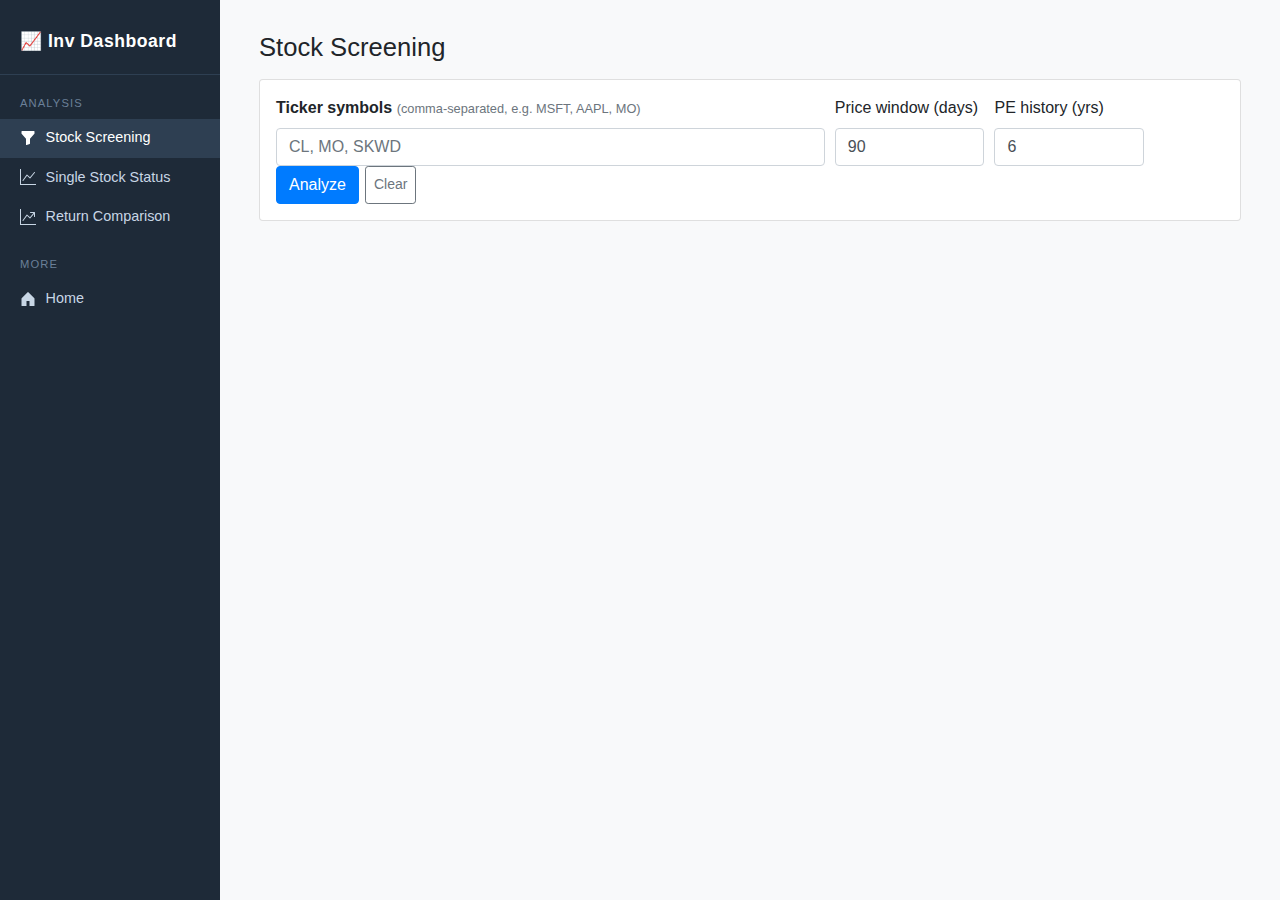
<file: 01_stock_search/templates/index.html>
<!DOCTYPE html>
<html lang="en">
<head>
    <meta charset="UTF-8">
    <meta name="viewport" content="width=device-width, initial-scale=1.0">
    <title>PE TTM Stock Valuation</title>
    <link rel="stylesheet" href="https://maxcdn.bootstrapcdn.com/bootstrap/4.0.0/css/bootstrap.min.css">
    <style>
        body { background: #f8f9fa; }
        h1 { font-size: 1.6rem; }
        .assessment-undervalued { color: #28a745; font-weight: 600; }
        .assessment-overvalued  { color: #dc3545; font-weight: 600; }
        .assessment-fair        { color: #ffc107; font-weight: 600; }
        #spinner { display: none; }
        .table-wrapper { overflow-x: auto; }
        th { white-space: nowrap; font-size: 0.8rem; }
        td { font-size: 0.8rem; white-space: nowrap; }
        .error-row td { color: #dc3545; }

        /* ── Progress chips ── */
        .chip {
            display: inline-flex; align-items: center; gap: 4px;
            padding: 2px 10px; border-radius: 20px; font-size: 0.78rem;
            font-weight: 600; border: 1px solid transparent;
        }
        .chip-pending  { background: #e9ecef; color: #495057; border-color: #ced4da; }
        .chip-fetching { background: #cce5ff; color: #004085; border-color: #b8daff; }
        .chip-done     { background: #d4edda; color: #155724; border-color: #c3e6cb; }
        .chip-error    { background: #f8d7da; color: #721c24; border-color: #f5c6cb; }

        /* ── Sidebar nav ── */
        #sidebar {
            width: 220px;
            min-height: 100vh;
            background: #1e2a38;
            color: #c8d6e5;
            position: fixed;
            top: 0; left: 0;
            display: flex;
            flex-direction: column;
            padding-top: 1rem;
        }
        #sidebar .sidebar-brand {
            font-size: 1.1rem;
            font-weight: 700;
            color: #ffffff;
            padding: 0.75rem 1.25rem 1.25rem;
            border-bottom: 1px solid #2e3f52;
            letter-spacing: 0.03em;
        }
        #sidebar .nav-section {
            font-size: 0.7rem;
            text-transform: uppercase;
            letter-spacing: 0.1em;
            color: #6b8099;
            padding: 1.25rem 1.25rem 0.4rem;
        }
        #sidebar .nav-link {
            color: #c8d6e5;
            padding: 0.55rem 1.25rem;
            border-radius: 0;
            display: flex;
            align-items: center;
            gap: 0.6rem;
            font-size: 0.9rem;
            transition: background 0.15s;
        }
        #sidebar .nav-link:hover { background: #2e3f52; color: #ffffff; text-decoration: none; }
        #sidebar .nav-link.active { background: #2e3f52; color: #ffffff; }
        #sidebar .nav-link svg { flex-shrink: 0; }

        #main-content { margin-left: 220px; padding: 2rem 1.5rem; }
    </style>
</head>
<body>

<!-- ── Sidebar ─────────────────────────────────────────────────── -->
<nav id="sidebar">
    <div class="sidebar-brand">📈 Inv Dashboard</div>

    <div class="nav-section">Analysis</div>
    <a class="nav-link active" href="/stock-screening">
        <svg width="16" height="16" fill="currentColor" viewBox="0 0 16 16">
            <path d="M1.5 1.5A.5.5 0 0 1 2 1h12a.5.5 0 0 1 .5.5v2a.5.5 0 0 1-.128.334L10 8.692V13.5a.5.5 0 0 1-.342.474l-3 1A.5.5 0 0 1 6 14.5V8.692L1.628 3.834A.5.5 0 0 1 1.5 3.5v-2z"/>
        </svg>
        Stock Screening
    </a>
    <a class="nav-link" href="/single-stock">
        <svg width="16" height="16" fill="currentColor" viewBox="0 0 16 16">
            <path d="M0 0h1v15h15v1H0zm14.817 3.113a.5.5 0 0 1 .07.704l-4.5 5.5a.5.5 0 0 1-.74.037L7.06 6.767l-3.656 5.027a.5.5 0 0 1-.808-.588l4-5.5a.5.5 0 0 1 .758-.06l2.609 2.61 4.15-5.073a.5.5 0 0 1 .704-.07z"/>
        </svg>
        Single Stock Status
    </a>
    <a class="nav-link" href="/stock-return-comparison">
        <svg width="16" height="16" fill="currentColor" viewBox="0 0 16 16">
            <path d="M0 0h1v15h15v1H0zm10 3.5a.5.5 0 0 1 .5-.5h4a.5.5 0 0 1 .5.5v4a.5.5 0 0 1-1 0V4.9l-3.613 4.417a.5.5 0 0 1-.74.037L7.06 6.767l-3.656 5.027a.5.5 0 0 1-.808-.588l4-5.5a.5.5 0 0 1 .758-.06l2.609 2.61L13.445 4H10.5a.5.5 0 0 1-.5-.5z"/>
        </svg>
        Return Comparison
    </a>

    <div class="nav-section">More</div>
    <a class="nav-link" href="/">
        <svg width="16" height="16" fill="currentColor" viewBox="0 0 16 16">
            <path d="M8.354 1.146a.5.5 0 0 0-.708 0l-6 6A.5.5 0 0 0 1.5 7.5v7a.5.5 0 0 0 .5.5h4.5v-5h3v5H14a.5.5 0 0 0 .5-.5v-7a.5.5 0 0 0-.146-.354L8.354 1.146z"/>
        </svg>
        Home
    </a>
</nav>

<div id="main-content">
<div class="container-fluid">
    <h1 class="mb-3">Stock Screening</h1>

    <div class="card p-3 mb-4">
        <div class="form-row align-items-end">
            <div class="col-md-7">
                <label for="tickerInput"><strong>Ticker symbols</strong> <small class="text-muted">(comma-separated, e.g. MSFT, AAPL, MO)</small></label>
                <input type="text" class="form-control" id="tickerInput" placeholder="CL, MO, SKWD">
            </div>
            <div class="col-md-2">
                <label for="windowDays">Price window (days)</label>
                <input type="number" class="form-control" id="windowDays" value="90" min="10" max="365">
            </div>
            <div class="col-md-2">
                <label for="peYrRange">PE history (yrs)</label>
                <input type="number" class="form-control" id="peYrRange" value="6" min="2" max="20">
            </div>
            <div class="col-md-2">
                <div class="d-flex" style="gap:6px;">
                    <button class="btn btn-primary flex-grow-1" onclick="runAnalysis()">Analyze</button>
                    <button class="btn btn-outline-secondary btn-sm" onclick="clearAll()">Clear</button>
                </div>
            </div>
        </div>
    </div>

    <!-- Progress panel -->
    <div id="progressSection" class="d-none mb-4">
        <div class="card p-3">
            <div class="d-flex align-items-center mb-2">
                <div class="spinner-border spinner-border-sm text-primary mr-2" id="progressSpinner" role="status"></div>
                <strong id="progressLabel">Fetching...</strong>
                <span class="ml-auto text-muted small" id="progressCount"></span>
            </div>
            <div class="progress mb-3" style="height:8px;">
                <div id="progressBar" class="progress-bar progress-bar-striped progress-bar-animated"
                     role="progressbar" style="width:0%"></div>
            </div>
            <!-- Ticker status chips -->
            <div id="tickerChips" class="d-flex flex-wrap" style="gap:6px;"></div>
        </div>
    </div>

    <div id="errorBox" class="alert alert-danger d-none"></div>

    <div id="resultsSection" class="d-none">
        <h5>Results <span id="asOfDate" class="text-muted small"></span></h5>
        <div class="table-wrapper">
            <table class="table table-bordered table-hover table-sm bg-white">
                <thead class="thead-dark" id="tableHead"></thead>
                <tbody id="tableBody"></tbody>
            </table>
        </div>
    </div>
</div>

<script>
    let DISPLAY_COLS = [
        { key: "Ticker",                                       label: "Ticker" },
        { key: "stock_price",                                  label: "Price" },
        { key: "price_valuation_assessment",                   label: "Assessment" },
        { key: "EPS_TTM",                                      label: "EPS TTM" },
        { key: "EPS_nextYr",                                   label: "EPS Next Yr" },
        { key: "PE_TTM",                                       label: "PE TTM" },
        { key: "PE_TTM_avg",                                   label: "PE TTM Avg (90d)" },
        { key: "_PE_nyr_avg",                                  label: "PE Nyr Avg" },
        { key: "_PE_nyr_vol_hi",                               label: "PE Nyr High" },
        { key: "_PE_nyr_vol_lo",                               label: "PE Nyr Low" },
        { key: "relative_valuation_TTM_+",                     label: "Fair Val TTM +" },
        { key: "relative_valuation_TTM_-",                     label: "Fair Val TTM -" },
        { key: "relative_valuation_TTM_median",                label: "Fair Val TTM Med" },
        { key: "relative_valuation_nextYear_projected_+",      label: "Fair Val NxtYr +" },
        { key: "relative_valuation_nextYear_projected_-",      label: "Fair Val NxtYr -" },
        { key: "relative_valuation_nextYear_projected_median", label: "Fair Val NxtYr Med" },
        { key: "EPS_nextYr_growthRate",                        label: "EPS NxtYr Growth %" },
        { key: "EPS_nextQtr_growthRate",                       label: "EPS NxtQtr Growth %" },
        { key: "ERP_TTM",                                      label: "ERP TTM" },
        { key: "PFCF_TTM",                                     label: "P/FCF TTM" },
        { key: "FCF_yield_TTM",                                label: "FCF Yield %" },
        { key: "BVPS_latest",                                  label: "BVPS" },
        { key: "curr_yr_growthrate_symbol",                    label: "Curr Yr Growth %" },
        { key: "next_yr_growthrate_symbol",                    label: "Next Yr Growth %" },
        { key: "Industry_PE_TTM_avg",                          label: "Industry PE Avg" },
    ];

    // Resolve placeholder keys using actual PE_yr_range
    function resolveColKeys(peYrRange) {
        const n = peYrRange - 1;
        DISPLAY_COLS.forEach(c => {
            if (c.key === "_PE_nyr_avg")    { c.key = `PE_${n}yr_avg`;          c.label = `PE ${n}yr Avg`; }
            if (c.key === "_PE_nyr_vol_hi") { c.key = `PE_${n}yr_volatility_+`; c.label = `PE ${n}yr High`; }
            if (c.key === "_PE_nyr_vol_lo") { c.key = `PE_${n}yr_volatility_-`; c.label = `PE ${n}yr Low`; }
        });
    }

    // ── Progress state ─────────────────────────────────────────────────────
    let chipMap = {};   // ticker -> chip element
    let headerBuilt = false;

    function initProgress(tickers) {
        headerBuilt = false;
        chipMap = {};
        document.getElementById("tableHead").innerHTML = "";
        document.getElementById("tableBody").innerHTML = "";
        document.getElementById("progressBar").style.width = "0%";
        document.getElementById("tickerChips").innerHTML = "";
        document.getElementById("progressSection").classList.remove("d-none");
        document.getElementById("progressSpinner").style.display = "";
        document.getElementById("resultsSection").classList.add("d-none");
        document.getElementById("errorBox").classList.add("d-none");

        tickers.forEach(t => {
            const chip = document.createElement("span");
            chip.className = "chip chip-pending";
            chip.id = `chip-${t}`;
            chip.textContent = t;
            document.getElementById("tickerChips").appendChild(chip);
            chipMap[t] = chip;
        });
    }

    function setChip(ticker, state) {
        const chip = chipMap[ticker];
        if (!chip) return;
        chip.className = `chip chip-${state}`;
        const icon = state === "fetching" ? " ⏳" : state === "done" ? " ✓" : " ✗";
        chip.textContent = ticker + icon;
    }

    function updateProgressBar(index, total) {
        const pct = Math.round((index / total) * 100);
        const bar = document.getElementById("progressBar");
        bar.style.width = pct + "%";
        bar.setAttribute("aria-valuenow", pct);
        document.getElementById("progressCount").textContent = `${index} / ${total}`;
    }

    function finalizeProgress() {
        document.getElementById("progressSpinner").style.display = "none";
        document.getElementById("progressLabel").textContent = "Done";
        document.getElementById("progressBar").classList.remove("progress-bar-animated");
        document.getElementById("progressBar").style.width = "100%";
    }

    // ── Table helpers ──────────────────────────────────────────────────────
    function ensureHeader() {
        if (headerBuilt) return;
        headerBuilt = true;
        const head = document.getElementById("tableHead");
        const tr = document.createElement("tr");
        DISPLAY_COLS.forEach(c => {
            const th = document.createElement("th");
            th.textContent = c.label;
            tr.appendChild(th);
        });
        head.appendChild(tr);
        document.getElementById("asOfDate").textContent = `as of ${new Date().toLocaleDateString()}`;
        document.getElementById("resultsSection").classList.remove("d-none");
    }

    function appendRow(row) {
        ensureHeader();
        const body = document.getElementById("tableBody");
        const tr = document.createElement("tr");
        DISPLAY_COLS.forEach(c => {
            const td = document.createElement("td");
            const val = row[c.key];
            if (c.key === "price_valuation_assessment") {
                td.textContent = val ?? "—";
                if (val === "undervalued")     td.className = "assessment-undervalued";
                else if (val === "overvalued") td.className = "assessment-overvalued";
                else if (val === "fair")       td.className = "assessment-fair";
            } else if (val === null || val === undefined) {
                td.textContent = "—";
            } else if (typeof val === "number") {
                td.textContent = val.toFixed(2);
            } else {
                td.textContent = val;
            }
            tr.appendChild(td);
        });
        body.appendChild(tr);
    }

    function appendErrorRow(ticker, message) {
        ensureHeader();
        const body = document.getElementById("tableBody");
        const tr = document.createElement("tr");
        tr.className = "error-row";
        const td = document.createElement("td");
        td.colSpan = DISPLAY_COLS.length;
        td.textContent = `${ticker}: ${message}`;
        tr.appendChild(td);
        body.appendChild(tr);
    }

    // When "done" arrives, update Industry_PE_TTM_avg in all rows
    function patchIndustryAvg(screen) {
        const body = document.getElementById("tableBody");
        const rows = body.querySelectorAll("tr:not(.error-row)");
        const avgIdx = DISPLAY_COLS.findIndex(c => c.key === "Industry_PE_TTM_avg");
        if (avgIdx < 0) return;
        rows.forEach((tr, i) => {
            const val = screen[i]?.Industry_PE_TTM_avg;
            const td = tr.querySelectorAll("td")[avgIdx];
            if (td) td.textContent = val != null ? val.toFixed(2) : "—";
        });
    }

    // ── Main ───────────────────────────────────────────────────────────────
    async function runAnalysis() {
        const raw = document.getElementById("tickerInput").value;
        const tickers = raw.split(",").map(t => t.trim().toUpperCase()).filter(t => t);
        if (!tickers.length) { alert("Please enter at least one ticker."); return; }

        const windowDays = parseInt(document.getElementById("windowDays").value) || 90;
        const peYrRange  = parseInt(document.getElementById("peYrRange").value)  || 6;

        resolveColKeys(peYrRange);
        initProgress(tickers);

        try {
            const resp = await fetch("/analyze-stream", {
                method: "POST",
                headers: { "Content-Type": "application/json" },
                body: JSON.stringify({ tickers, window_days: windowDays, PE_yr_range: peYrRange }),
            });

            if (!resp.ok) throw new Error(`Server error: ${resp.status}`);

            const reader = resp.body.getReader();
            const decoder = new TextDecoder();
            let buffer = "";

            while (true) {
                const { done, value } = await reader.read();
                if (done) break;

                buffer += decoder.decode(value, { stream: true });

                // SSE events are separated by double newlines
                const parts = buffer.split("\n\n");
                buffer = parts.pop();   // keep incomplete last chunk

                for (const part of parts) {
                    const line = part.trim();
                    if (!line.startsWith("data: ")) continue;
                    let event;
                    try { event = JSON.parse(line.slice(6)); } catch { continue; }

                    if (event.type === "progress") {
                        document.getElementById("progressLabel").textContent = `Fetching ${event.ticker}…`;
                        setChip(event.ticker, "fetching");

                    } else if (event.type === "result") {
                        setChip(event.ticker, "done");
                        updateProgressBar(event.index, event.total);
                        appendRow(event.row);

                    } else if (event.type === "error") {
                        setChip(event.ticker, "error");
                        updateProgressBar(event.index, event.total);
                        appendErrorRow(event.ticker, event.message);

                    } else if (event.type === "done") {
                        finalizeProgress();
                        patchIndustryAvg(event.screen);
                        if (event.errors?.length) {
                            showError("Errors: " + event.errors.map(e => `${e.ticker}: ${e.message}`).join("; "));
                        }
                    } else if (event.type === "error_fatal") {
                        showError(event.message);
                        finalizeProgress();
                    }
                }
            }
        } catch (err) {
            finalizeProgress();
            showError(err.message);
        }
    }

    function showError(msg) {
        const box = document.getElementById("errorBox");
        box.textContent = msg;
        box.classList.remove("d-none");
    }

    function clearAll() {
        document.getElementById("tickerInput").value  = "";
        document.getElementById("windowDays").value   = "90";
        document.getElementById("peYrRange").value    = "6";
        document.getElementById("progressSection").classList.add("d-none");
        document.getElementById("resultsSection").classList.add("d-none");
        document.getElementById("errorBox").classList.add("d-none");
        document.getElementById("tableHead").innerHTML = "";
        document.getElementById("tableBody").innerHTML = "";
        document.getElementById("tickerChips").innerHTML = "";
        document.getElementById("progressBar").style.width = "0%";
        chipMap = {};
        headerBuilt = false;
    }

    document.addEventListener("DOMContentLoaded", () => {
        document.getElementById("tickerInput").addEventListener("keydown", e => {
            if (e.key === "Enter") runAnalysis();
        });
    });
</script>

<script src="https://code.jquery.com/jquery-3.2.1.slim.min.js"></script>
<script src="https://maxcdn.bootstrapcdn.com/bootstrap/4.0.0/js/bootstrap.min.js"></script>
</div></div><!-- /container-fluid /main-content -->
</body>
</html>
</file>
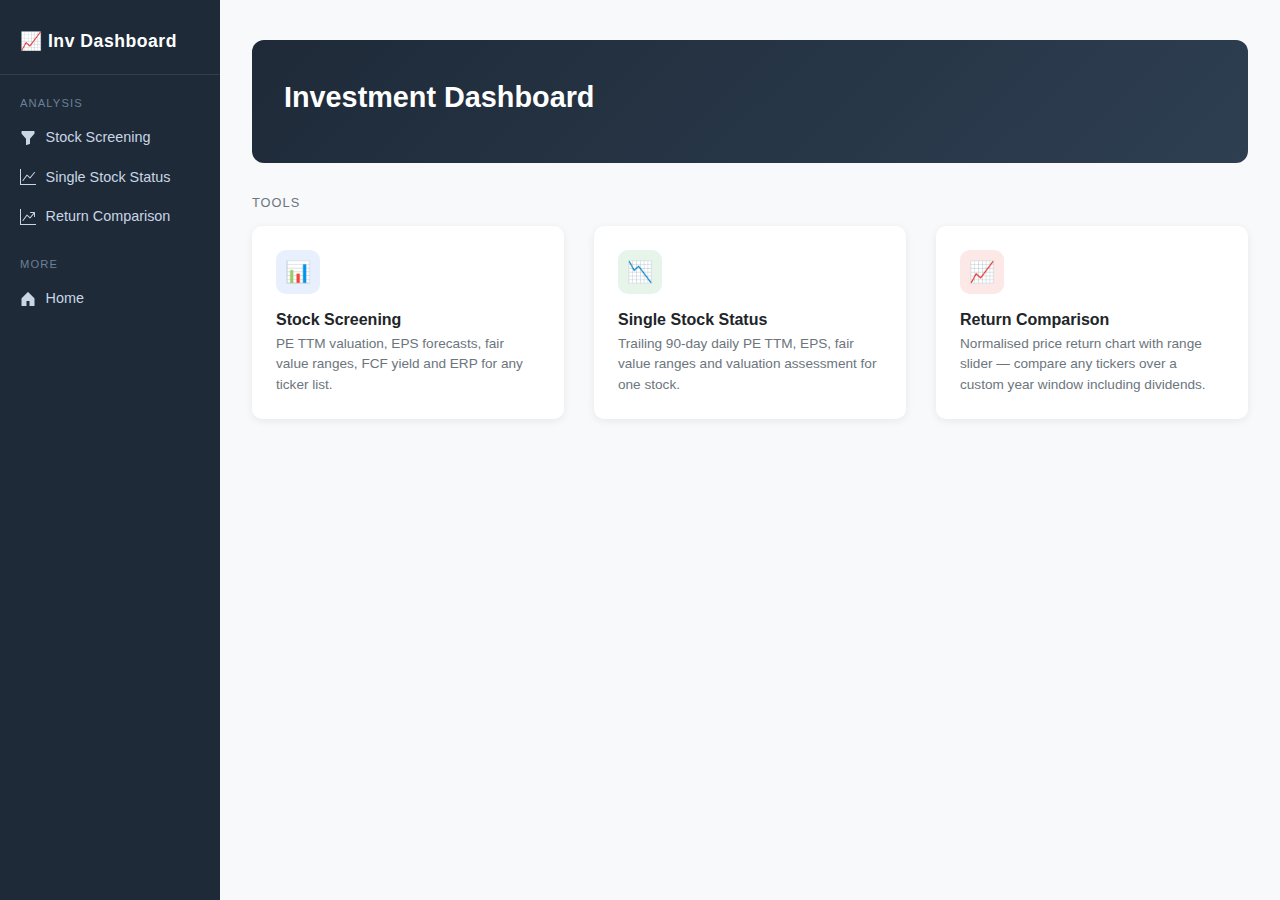
<file: 01_stock_search/templates/home.html>
<!DOCTYPE html>
<html lang="en">
<head>
    <meta charset="UTF-8">
    <meta name="viewport" content="width=device-width, initial-scale=1.0">
    <title>Investment Dashboard</title>
    <link rel="stylesheet" href="https://maxcdn.bootstrapcdn.com/bootstrap/4.0.0/css/bootstrap.min.css">
    <style>
        body { background: #f8f9fa; }

        /* ── Sidebar nav ── */
        #sidebar {
            width: 220px;
            min-height: 100vh;
            background: #1e2a38;
            color: #c8d6e5;
            position: fixed;
            top: 0; left: 0;
            display: flex;
            flex-direction: column;
            padding-top: 1rem;
        }
        #sidebar .sidebar-brand {
            font-size: 1.1rem;
            font-weight: 700;
            color: #ffffff;
            padding: 0.75rem 1.25rem 1.25rem;
            border-bottom: 1px solid #2e3f52;
            letter-spacing: 0.03em;
        }
        #sidebar .nav-section {
            font-size: 0.7rem;
            text-transform: uppercase;
            letter-spacing: 0.1em;
            color: #6b8099;
            padding: 1.25rem 1.25rem 0.4rem;
        }
        #sidebar .nav-link {
            color: #c8d6e5;
            padding: 0.55rem 1.25rem;
            border-radius: 0;
            display: flex;
            align-items: center;
            gap: 0.6rem;
            font-size: 0.9rem;
            transition: background 0.15s;
        }
        #sidebar .nav-link:hover,
        #sidebar .nav-link.active {
            background: #2e3f52;
            color: #ffffff;
            text-decoration: none;
        }
        #sidebar .nav-link svg { flex-shrink: 0; }

        /* ── Main content ── */
        #main-content {
            margin-left: 220px;
            padding: 2.5rem 2rem;
        }

        /* ── Hero card ── */
        .hero-card {
            background: linear-gradient(135deg, #1e2a38 0%, #2e3f52 100%);
            color: #fff;
            border-radius: 12px;
            padding: 2.5rem 2rem;
            margin-bottom: 2rem;
        }
        .hero-card h1 { font-size: 1.8rem; font-weight: 700; margin-bottom: 0.5rem; }
        .hero-card p  { color: #c8d6e5; margin: 0; }

        /* ── Tool cards ── */
        .tool-card {
            border: none;
            border-radius: 10px;
            box-shadow: 0 2px 8px rgba(0,0,0,0.07);
            transition: transform 0.15s, box-shadow 0.15s;
            cursor: pointer;
            text-decoration: none;
            color: inherit;
            display: flex;
            height: 100%;
        }
        .tool-card .card-body { display: flex; flex-direction: column; }
        .tool-card p { flex-grow: 1; }
        .tool-card:hover {
            transform: translateY(-3px);
            box-shadow: 0 6px 20px rgba(0,0,0,0.12);
            text-decoration: none;
            color: inherit;
        }
        .tool-card .card-body { padding: 1.5rem; }
        .tool-icon {
            width: 44px; height: 44px;
            border-radius: 10px;
            display: flex; align-items: center; justify-content: center;
            margin-bottom: 1rem;
            font-size: 1.3rem;
        }
        .icon-blue   { background: #e8f0fe; color: #1a73e8; }
        .icon-green  { background: #e6f4ea; color: #1e8e3e; }
        .icon-orange { background: #fce8e6; color: #d93025; }
        .tool-card h5 { font-size: 1rem; font-weight: 600; margin-bottom: 0.3rem; }
        .tool-card p  { font-size: 0.85rem; color: #6c757d; margin: 0; }

        /* ── Mobile sidebar ── */
        #sidebar { transition: transform 0.25s ease; z-index: 1000; }
        #sidebar-overlay {
            display: none; position: fixed; top: 0; left: 0;
            width: 100%; height: 100%;
            background: rgba(0,0,0,0.45); z-index: 999;
        }
        #sidebar-overlay.show { display: block; }
        #hamburger {
            display: none; position: fixed; top: 12px; left: 12px;
            z-index: 1100; background: #1e2a38; border: none;
            border-radius: 6px; padding: 6px 9px; cursor: pointer;
        }
        #hamburger span { display: block; width: 20px; height: 2px; background: #fff; margin: 4px 0; }
        @media (max-width: 767px) {
            #sidebar { transform: translateX(-220px); }
            #sidebar.open { transform: translateX(0); }
            #main-content { margin-left: 0 !important; padding: 1rem; padding-top: 3.5rem; }
            #hamburger { display: block; }
            .col-md-4 { flex: 0 0 100%; max-width: 100%; }
        }
    </style>
</head>
<body>
<button id="hamburger" aria-label="Open menu">
    <span></span><span></span><span></span>
</button>
<div id="sidebar-overlay"></div>

<!-- ── Sidebar ─────────────────────────────────────────────────── -->
<nav id="sidebar">
    <div class="sidebar-brand">📈 Inv Dashboard</div>

    <div class="nav-section">Analysis</div>
    <a class="nav-link" href="/stock-screening">
        <svg width="16" height="16" fill="currentColor" viewBox="0 0 16 16">
            <path d="M1.5 1.5A.5.5 0 0 1 2 1h12a.5.5 0 0 1 .5.5v2a.5.5 0 0 1-.128.334L10 8.692V13.5a.5.5 0 0 1-.342.474l-3 1A.5.5 0 0 1 6 14.5V8.692L1.628 3.834A.5.5 0 0 1 1.5 3.5v-2z"/>
        </svg>
        Stock Screening
    </a>
    <a class="nav-link" href="/single-stock">
        <svg width="16" height="16" fill="currentColor" viewBox="0 0 16 16">
            <path d="M0 0h1v15h15v1H0zm14.817 3.113a.5.5 0 0 1 .07.704l-4.5 5.5a.5.5 0 0 1-.74.037L7.06 6.767l-3.656 5.027a.5.5 0 0 1-.808-.588l4-5.5a.5.5 0 0 1 .758-.06l2.609 2.61 4.15-5.073a.5.5 0 0 1 .704-.07z"/>
        </svg>
        Single Stock Status
    </a>
    <a class="nav-link" href="/stock-return-comparison">
        <svg width="16" height="16" fill="currentColor" viewBox="0 0 16 16">
            <path d="M0 0h1v15h15v1H0zm10 3.5a.5.5 0 0 1 .5-.5h4a.5.5 0 0 1 .5.5v4a.5.5 0 0 1-1 0V4.9l-3.613 4.417a.5.5 0 0 1-.74.037L7.06 6.767l-3.656 5.027a.5.5 0 0 1-.808-.588l4-5.5a.5.5 0 0 1 .758-.06l2.609 2.61L13.445 4H10.5a.5.5 0 0 1-.5-.5z"/>
        </svg>
        Return Comparison
    </a>

    <div class="nav-section">More</div>
    <a class="nav-link" href="/">
        <svg width="16" height="16" fill="currentColor" viewBox="0 0 16 16">
            <path d="M8.354 1.146a.5.5 0 0 0-.708 0l-6 6A.5.5 0 0 0 1.5 7.5v7a.5.5 0 0 0 .5.5h4.5v-5h3v5H14a.5.5 0 0 0 .5-.5v-7a.5.5 0 0 0-.146-.354L8.354 1.146z"/>
        </svg>
        Home
    </a>
</nav>

<!-- ── Main content ────────────────────────────────────────────── -->
<div id="main-content">

    <div class="hero-card">
        <h1>Investment Dashboard</h1>
    </div>

    <h5 class="mb-3 text-muted" style="font-size:0.8rem; text-transform:uppercase; letter-spacing:0.08em;">Tools</h5>

    <div class="row">
        <div class="col-md-4 mb-4">
            <a class="tool-card card" href="/stock-screening">
                <div class="card-body">
                    <div class="tool-icon icon-blue">📊</div>
                    <h5>Stock Screening</h5>
                    <p>PE TTM valuation, EPS forecasts, fair value ranges, FCF yield and ERP for any ticker list.</p>
                </div>
            </a>
        </div>
        <div class="col-md-4 mb-4">
            <a class="tool-card card" href="/single-stock">
                <div class="card-body">
                    <div class="tool-icon icon-green">📉</div>
                    <h5>Single Stock Status</h5>
                    <p>Trailing 90-day daily PE TTM, EPS, fair value ranges and valuation assessment for one stock.</p>
                </div>
            </a>
        </div>
        <div class="col-md-4 mb-4">
            <a class="tool-card card" href="/stock-return-comparison">
                <div class="card-body">
                    <div class="tool-icon icon-orange">📈</div>
                    <h5>Return Comparison</h5>
                    <p>Normalised price return chart with range slider — compare any tickers over a custom year window including dividends.</p>
                </div>
            </a>
        </div>
    </div>

</div>

<script src="https://code.jquery.com/jquery-3.2.1.slim.min.js"></script>
<script src="https://maxcdn.bootstrapcdn.com/bootstrap/4.0.0/js/bootstrap.min.js"></script>
<script>
    const sidebar = document.getElementById('sidebar');
    const overlay = document.getElementById('sidebar-overlay');
    document.getElementById('hamburger').addEventListener('click', function() {
        sidebar.classList.toggle('open');
        overlay.classList.toggle('show');
    });
    overlay.addEventListener('click', function() {
        sidebar.classList.remove('open');
        overlay.classList.remove('show');
    });
</script>
</body>
</html>
</file>
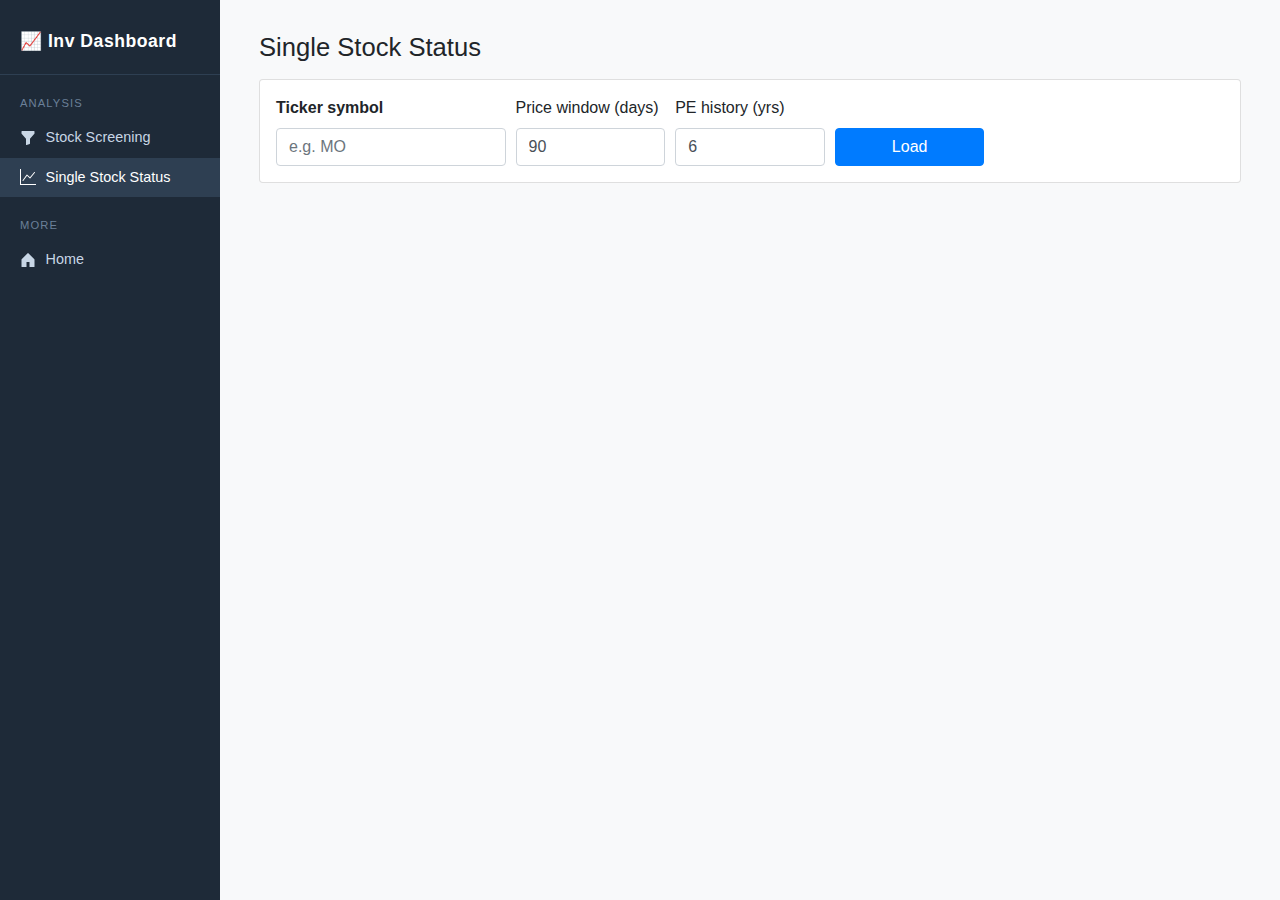
<file: 01_stock_search/templates/single_stock.html>
<!DOCTYPE html>
<html lang="en">
<head>
    <meta charset="UTF-8">
    <meta name="viewport" content="width=device-width, initial-scale=1.0">
    <title>Single Stock Status</title>
    <link rel="stylesheet" href="https://maxcdn.bootstrapcdn.com/bootstrap/4.0.0/css/bootstrap.min.css">
    <style>
        body { background: #f8f9fa; }

        /* ── Sidebar ── */
        #sidebar {
            width: 220px; min-height: 100vh;
            background: #1e2a38; color: #c8d6e5;
            position: fixed; top: 0; left: 0;
            display: flex; flex-direction: column;
            padding-top: 1rem;
        }
        #sidebar .sidebar-brand {
            font-size: 1.1rem; font-weight: 700; color: #fff;
            padding: 0.75rem 1.25rem 1.25rem;
            border-bottom: 1px solid #2e3f52; letter-spacing: 0.03em;
        }
        #sidebar .nav-section {
            font-size: 0.7rem; text-transform: uppercase;
            letter-spacing: 0.1em; color: #6b8099;
            padding: 1.25rem 1.25rem 0.4rem;
        }
        #sidebar .nav-link {
            color: #c8d6e5; padding: 0.55rem 1.25rem;
            display: flex; align-items: center; gap: 0.6rem;
            font-size: 0.9rem; transition: background 0.15s;
        }
        #sidebar .nav-link:hover { background: #2e3f52; color: #fff; text-decoration: none; }
        #sidebar .nav-link.active { background: #2e3f52; color: #fff; }
        #sidebar .nav-link svg { flex-shrink: 0; }

        /* ── Main ── */
        #main-content { margin-left: 220px; padding: 2rem 1.5rem; }
        h1 { font-size: 1.6rem; }
        #spinner { display: none; }

        /* ── Summary cards ── */
        .metric-card {
            background: #fff; border-radius: 8px;
            box-shadow: 0 1px 6px rgba(0,0,0,0.07);
            padding: 1rem 1.2rem; margin-bottom: 1rem;
        }
        .metric-card .label { font-size: 0.72rem; color: #6c757d; text-transform: uppercase; letter-spacing: 0.06em; }
        .metric-card .value { font-size: 1.3rem; font-weight: 700; }
        .metric-card .sub   { font-size: 0.8rem; color: #6c757d; }
        .badge-undervalued { background: #d4edda; color: #155724; }
        .badge-overvalued  { background: #f8d7da; color: #721c24; }
        .badge-fair        { background: #fff3cd; color: #856404; }

        /* ── Table ── */
        .table-wrapper { overflow-x: auto; max-height: 60vh; overflow-y: auto; }
        .table-wrapper thead th {
            position: sticky; top: 0; background: #1e2a38; color: #fff;
            white-space: nowrap; font-size: 0.75rem; z-index: 1;
        }
        td { font-size: 0.78rem; white-space: nowrap; }
        .assessment-undervalued { color: #28a745; font-weight: 600; }
        .assessment-overvalued  { color: #dc3545; font-weight: 600; }
        .assessment-fair        { color: #856404; font-weight: 600; }
        .highlight-row { background: #fffbe6 !important; }
    </style>
</head>
<body>

<!-- ── Sidebar ────────────────────────────────────────────────── -->
<nav id="sidebar">
    <div class="sidebar-brand">📈 Inv Dashboard</div>

    <div class="nav-section">Analysis</div>
    <a class="nav-link" href="/stock-screening">
        <svg width="16" height="16" fill="currentColor" viewBox="0 0 16 16">
            <path d="M1.5 1.5A.5.5 0 0 1 2 1h12a.5.5 0 0 1 .5.5v2a.5.5 0 0 1-.128.334L10 8.692V13.5a.5.5 0 0 1-.342.474l-3 1A.5.5 0 0 1 6 14.5V8.692L1.628 3.834A.5.5 0 0 1 1.5 3.5v-2z"/>
        </svg>
        Stock Screening
    </a>
    <a class="nav-link active" href="/single-stock">
        <svg width="16" height="16" fill="currentColor" viewBox="0 0 16 16">
            <path d="M0 0h1v15h15v1H0zm14.817 3.113a.5.5 0 0 1 .07.704l-4.5 5.5a.5.5 0 0 1-.74.037L7.06 6.767l-3.656 5.027a.5.5 0 0 1-.808-.588l4-5.5a.5.5 0 0 1 .758-.06l2.609 2.61 4.15-5.073a.5.5 0 0 1 .704-.07z"/>
        </svg>
        Single Stock Status
    </a>

    <div class="nav-section">More</div>
    <a class="nav-link" href="/">
        <svg width="16" height="16" fill="currentColor" viewBox="0 0 16 16">
            <path d="M8.354 1.146a.5.5 0 0 0-.708 0l-6 6A.5.5 0 0 0 1.5 7.5v7a.5.5 0 0 0 .5.5h4.5v-5h3v5H14a.5.5 0 0 0 .5-.5v-7a.5.5 0 0 0-.146-.354L8.354 1.146z"/>
        </svg>
        Home
    </a>
</nav>

<!-- ── Main ──────────────────────────────────────────────────── -->
<div id="main-content">
<div class="container-fluid">
    <h1 class="mb-3">Single Stock Status</h1>

    <!-- Input -->
    <div class="card p-3 mb-4">
        <div class="form-row align-items-end">
            <div class="col-md-3">
                <label for="tickerInput"><strong>Ticker symbol</strong></label>
                <input type="text" class="form-control" id="tickerInput" placeholder="e.g. MO">
            </div>
            <div class="col-md-2">
                <label for="windowDays">Price window (days)</label>
                <input type="number" class="form-control" id="windowDays" value="90" min="10" max="365">
            </div>
            <div class="col-md-2">
                <label for="peYrRange">PE history (yrs)</label>
                <input type="number" class="form-control" id="peYrRange" value="6" min="2" max="20">
            </div>
            <div class="col-md-2">
                <button class="btn btn-primary btn-block" onclick="loadStock()">Load</button>
            </div>
        </div>
    </div>

    <div id="spinner" class="text-center my-4">
        <div class="spinner-border text-primary" role="status"></div>
        <p class="mt-2 text-muted">Fetching data — this may take a minute...</p>
    </div>

    <div id="errorBox" class="alert alert-danger d-none"></div>

    <!-- Summary cards -->
    <div id="summarySection" class="d-none">
        <div class="row" id="summaryCards"></div>
    </div>

    <!-- Full daily table -->
    <div id="resultsSection" class="d-none">
        <h5 class="mt-3 mb-2">
            Daily history — <span id="tickerLabel"></span>
            <small class="text-muted" id="rowCount"></small>
        </h5>
        <div class="table-wrapper">
            <table class="table table-bordered table-sm table-hover bg-white mb-0">
                <thead id="tableHead"></thead>
                <tbody id="tableBody"></tbody>
            </table>
        </div>
    </div>
</div></div>

<script>
    // Columns to show in the table (in order)
    const TABLE_COLS = [
        { key: "date",                                        label: "Date" },
        { key: "Ticker",                                      label: "Ticker" },
        { key: "stock_price",                                 label: "Price" },
        { key: "price_valuation_assessment",                  label: "Assessment" },
        { key: "EPS_currentQtr",                              label: "EPS CurrQtr" },
        { key: "EPS_nextQtr",                                 label: "EPS NxtQtr" },
        { key: "EPS_TTM",                                     label: "EPS TTM" },
        { key: "EPS_nextQtr_TTM",                             label: "EPS NxtQtr TTM" },
        { key: "EPS_nextYr",                                  label: "EPS Next Yr" },
        { key: "PE_TTM",                                      label: "PE TTM" },
        { key: "PE_TTM_avg",                                  label: "PE TTM Avg" },
        { key: "PE_TTM_volatility_+",                         label: "PE TTM +" },
        { key: "PE_TTM_volatility_-",                         label: "PE TTM -" },
        { key: "PE_nyr_avg",                                  label: "PE Nyr Avg" },
        { key: "PE_nyr_volatility_+",                         label: "PE Nyr +" },
        { key: "PE_nyr_volatility_-",                         label: "PE Nyr -" },
        { key: "relative_valuation_TTM_+",                    label: "Fair Val TTM +" },
        { key: "relative_valuation_TTM_-",                    label: "Fair Val TTM -" },
        { key: "relative_valuation_TTM_median",               label: "Fair Val TTM Med" },
        { key: "relative_valuation_nextQuater_projected_+",   label: "Fair Val NxtQtr +" },
        { key: "relative_valuation_nextQuater_projected_-",   label: "Fair Val NxtQtr -" },
        { key: "relative_valuation_nextQuater_projected_median", label: "Fair Val NxtQtr Med" },
        { key: "relative_valuation_nextYear_projected_+",     label: "Fair Val NxtYr +" },
        { key: "relative_valuation_nextYear_projected_-",     label: "Fair Val NxtYr -" },
        { key: "relative_valuation_nextYear_projected_median",label: "Fair Val NxtYr Med" },
        { key: "EPS_nextQtr_growthRate",                      label: "EPS NxtQtr Growth %" },
        { key: "EPS_nextYr_growthRate",                       label: "EPS NxtYr Growth %" },
        { key: "EarningYield_TTM",                            label: "Earn Yield TTM %" },
        { key: "ERP_TTM",                                     label: "ERP TTM" },
        { key: "BVPS_latest",                                 label: "BVPS" },
        { key: "PFCF_TTM",                                    label: "P/FCF TTM" },
        { key: "FCF_yield_TTM",                               label: "FCF Yield %" },
    ];

    async function loadStock() {
        const ticker = document.getElementById("tickerInput").value.trim().toUpperCase();
        if (!ticker) { alert("Please enter a ticker symbol."); return; }

        const windowDays = parseInt(document.getElementById("windowDays").value) || 90;
        const peYrRange  = parseInt(document.getElementById("peYrRange").value)  || 6;

        document.getElementById("spinner").style.display = "block";
        document.getElementById("resultsSection").classList.add("d-none");
        document.getElementById("summarySection").classList.add("d-none");
        document.getElementById("errorBox").classList.add("d-none");

        try {
            const resp = await fetch("/single-stock-data", {
                method: "POST",
                headers: { "Content-Type": "application/json" },
                body: JSON.stringify({ ticker, window_days: windowDays, PE_yr_range: peYrRange }),
            });
            const data = await resp.json();
            document.getElementById("spinner").style.display = "none";

            if (data.error) { showError(data.error); return; }

            // Patch dynamic PE n-yr column names
            const nyr = peYrRange - 1;
            TABLE_COLS.forEach(c => {
                if (c.key === "PE_nyr_avg")           { c.key = `PE_${nyr}yr_avg`;           c.label = `PE ${nyr}yr Avg`; }
                if (c.key === "PE_nyr_volatility_+")  { c.key = `PE_${nyr}yr_volatility_+`;  c.label = `PE ${nyr}yr +`; }
                if (c.key === "PE_nyr_volatility_-")  { c.key = `PE_${nyr}yr_volatility_-`;  c.label = `PE ${nyr}yr -`; }
            });

            renderSummary(data.rows, ticker, peYrRange);
            renderTable(data.rows, ticker);
        } catch (err) {
            document.getElementById("spinner").style.display = "none";
            showError(err.message);
        }
    }

    function renderSummary(rows, ticker, peYrRange) {
        if (!rows.length) return;
        const latest = rows[0];  // most recent trading day first
        const nyr = peYrRange - 1;
        const assessment = latest["price_valuation_assessment"] || "—";
        const badgeClass = assessment === "undervalued" ? "badge-undervalued"
                         : assessment === "overvalued"  ? "badge-overvalued"
                         : "badge-fair";

        const cards = [
            { label: "Current Price",  value: fmt(latest["stock_price"]),        sub: ticker },
            { label: "Assessment",     value: assessment.toUpperCase(),           sub: "vs TTM fair value", badge: badgeClass },
            { label: "PE TTM",         value: fmt(latest["PE_TTM"]),              sub: `Avg: ${fmt(latest["PE_TTM_avg"])}` },
            { label: `PE ${nyr}yr Avg`,value: fmt(latest[`PE_${nyr}yr_avg`]),    sub: `± ${fmt(latest[`PE_${nyr}yr_volatility_+`])} / ${fmt(latest[`PE_${nyr}yr_volatility_-`])}` },
            { label: "EPS TTM",        value: fmt(latest["EPS_TTM"]),             sub: `Next yr: ${fmt(latest["EPS_nextYr"])}` },
            { label: "Fair Val TTM",   value: `${fmt(latest["relative_valuation_TTM_-"])} – ${fmt(latest["relative_valuation_TTM_+"])}`, sub: `Median: ${fmt(latest["relative_valuation_TTM_median"])}` },
            { label: "ERP TTM",        value: fmt(latest["ERP_TTM"]),             sub: "Equity risk premium" },
            { label: "FCF Yield",      value: fmt(latest["FCF_yield_TTM"]) + "%", sub: `P/FCF: ${fmt(latest["PFCF_TTM"])}` },
        ];

        const container = document.getElementById("summaryCards");
        container.innerHTML = "";
        cards.forEach(c => {
            const col = document.createElement("div");
            col.className = "col-6 col-md-3";
            col.innerHTML = `
                <div class="metric-card">
                    <div class="label">${c.label}</div>
                    <div class="value ${c.badge || ''}">${c.value}</div>
                    <div class="sub">${c.sub}</div>
                </div>`;
            container.appendChild(col);
        });
        document.getElementById("summarySection").classList.remove("d-none");
    }

    function renderTable(rows, ticker) {
        const head = document.getElementById("tableHead");
        const body = document.getElementById("tableBody");
        head.innerHTML = "";
        body.innerHTML = "";

        // Header
        const tr = document.createElement("tr");
        TABLE_COLS.forEach(c => {
            const th = document.createElement("th");
            th.textContent = c.label;
            tr.appendChild(th);
        });
        head.appendChild(tr);

        // Rows
        rows.forEach((row, idx) => {
            const tr = document.createElement("tr");
            if (idx === 0) tr.className = "highlight-row";  // most recent row
            TABLE_COLS.forEach(c => {
                const td = document.createElement("td");
                const val = row[c.key];
                if (c.key === "price_valuation_assessment") {
                    td.textContent = val ?? "—";
                    if (val === "undervalued") td.className = "assessment-undervalued";
                    else if (val === "overvalued") td.className = "assessment-overvalued";
                    else if (val === "fair") td.className = "assessment-fair";
                } else if (c.key === "date") {
                    td.textContent = val ?? "—";
                } else if (val === null || val === undefined) {
                    td.textContent = "—";
                } else if (typeof val === "number") {
                    td.textContent = val.toFixed(2);
                } else {
                    td.textContent = val;
                }
                tr.appendChild(td);
            });
            body.appendChild(tr);
        });

        document.getElementById("tickerLabel").textContent = ticker;
        document.getElementById("rowCount").textContent = `(${rows.length} trading days)`;
        document.getElementById("resultsSection").classList.remove("d-none");
    }

    function fmt(v) {
        if (v === null || v === undefined) return "—";
        if (typeof v === "number") return v.toFixed(2);
        return v;
    }

    function showError(msg) {
        const box = document.getElementById("errorBox");
        box.textContent = msg;
        box.classList.remove("d-none");
    }

    document.addEventListener("DOMContentLoaded", () => {
        document.getElementById("tickerInput").addEventListener("keydown", e => {
            if (e.key === "Enter") loadStock();
        });
    });
</script>

<script src="https://code.jquery.com/jquery-3.2.1.slim.min.js"></script>
<script src="https://maxcdn.bootstrapcdn.com/bootstrap/4.0.0/js/bootstrap.min.js"></script>
</body>
</html>
</file>
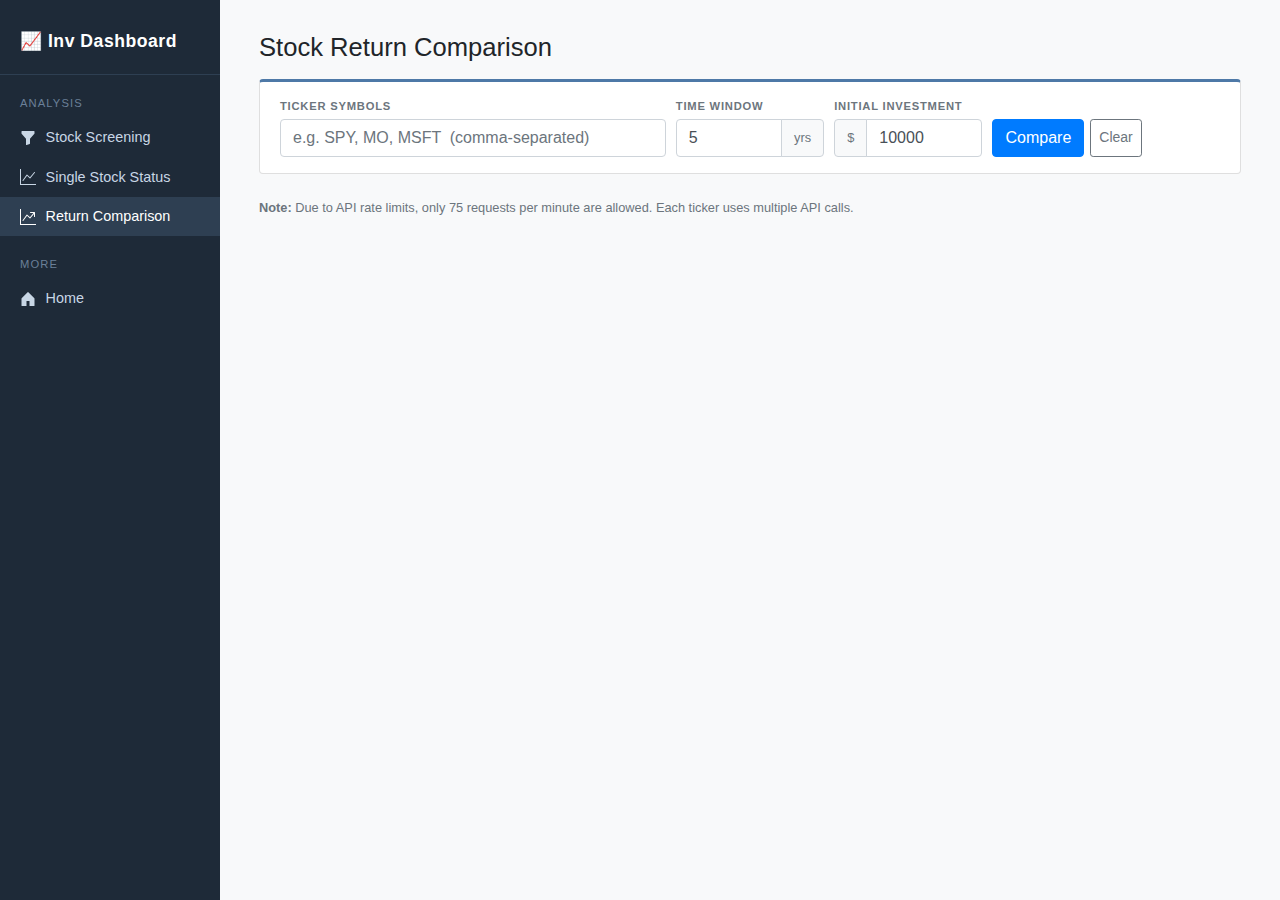
<file: 01_stock_search/templates/stock_comparison.html>
<!DOCTYPE html>
<html lang="en">
<head>
    <meta charset="UTF-8">
    <meta name="viewport" content="width=device-width, initial-scale=1.0">
    <title>Stock Return Comparison</title>
    <link rel="stylesheet" href="https://maxcdn.bootstrapcdn.com/bootstrap/4.0.0/css/bootstrap.min.css">
    <script src="https://cdn.plot.ly/plotly-2.27.0.min.js"></script>
    <style>
        body { background: #f8f9fa; }

        /* ── Sidebar ── */
        #sidebar {
            width: 220px; min-height: 100vh;
            background: #1e2a38; color: #c8d6e5;
            position: fixed; top: 0; left: 0;
            display: flex; flex-direction: column;
            padding-top: 1rem;
        }
        #sidebar .sidebar-brand {
            font-size: 1.1rem; font-weight: 700; color: #fff;
            padding: 0.75rem 1.25rem 1.25rem;
            border-bottom: 1px solid #2e3f52; letter-spacing: 0.03em;
        }
        #sidebar .nav-section {
            font-size: 0.7rem; text-transform: uppercase;
            letter-spacing: 0.1em; color: #6b8099;
            padding: 1.25rem 1.25rem 0.4rem;
        }
        #sidebar .nav-link {
            color: #c8d6e5; padding: 0.55rem 1.25rem;
            display: flex; align-items: center; gap: 0.6rem;
            font-size: 0.9rem; transition: background 0.15s;
        }
        #sidebar .nav-link:hover { background: #2e3f52; color: #fff; text-decoration: none; }
        #sidebar .nav-link.active { background: #2e3f52; color: #fff; }
        #sidebar .nav-link svg { flex-shrink: 0; }

        /* ── Main ── */
        #main-content { margin-left: 220px; padding: 2rem 1.5rem; }
        h1 { font-size: 1.6rem; }

        /* ── Progress chips ── */
        .chip {
            display: inline-flex; align-items: center; gap: 4px;
            padding: 2px 10px; border-radius: 20px; font-size: 0.78rem;
            font-weight: 600; border: 1px solid transparent;
        }
        .chip-pending  { background: #e9ecef; color: #495057; border-color: #ced4da; }
        .chip-fetching { background: #cce5ff; color: #004085; border-color: #b8daff; }
        .chip-done     { background: #d4edda; color: #155724; border-color: #c3e6cb; }
        .chip-error    { background: #f8d7da; color: #721c24; border-color: #f5c6cb; }

        /* ── Rangeslider: hide mini chart preview, keep handle ── */
        .rangeslider-rangeplot { display: none !important; }
        /* Unselected (dimmed) side masks → white */
        .rangeslider-mask-min,
        .rangeslider-mask-max { fill: #ffffff !important; fill-opacity: 1 !important; }
        /* Selected area slidebox → dark grey */
        .rangeslider-slidebox { fill: #374151 !important; fill-opacity: 0.85 !important; }

        /* ── Pie tooltip ── */
        #pieTip {
            position: fixed;
            display: none;
            background: #ffffff;
            border: none;
            border-radius: 14px;
            box-shadow: 0 8px 32px rgba(30,42,56,0.18), 0 1.5px 6px rgba(30,42,56,0.08);
            padding: 10px 10px 6px;
            z-index: 9999;
            pointer-events: none;
            backdrop-filter: blur(4px);
        }

        /* ── Param card ── */
        .param-card { border-top: 3px solid #4e79a7 !important; }
        .param-label {
            font-size: 0.7rem; font-weight: 700; color: #6c757d;
            text-transform: uppercase; letter-spacing: 0.07em;
            margin-bottom: 4px; display: block;
        }
        .input-group-text { font-size: 0.8rem; color: #6c757d; background: #f8f9fa; }

        /* ── Return table ── */
        .return-positive { color: #28a745; font-weight: 600; }
        .return-negative { color: #dc3545; font-weight: 600; }
        th { white-space: nowrap; font-size: 0.82rem; }
        td { font-size: 0.82rem; }

        /* ── Mobile sidebar ── */
        #sidebar { transition: transform 0.25s ease; z-index: 1000; }
        #sidebar-overlay {
            display: none; position: fixed; top: 0; left: 0;
            width: 100%; height: 100%;
            background: rgba(0,0,0,0.45); z-index: 999;
        }
        #sidebar-overlay.show { display: block; }
        #hamburger {
            display: none; position: fixed; top: 12px; left: 12px;
            z-index: 1100; background: #1e2a38; border: none;
            border-radius: 6px; padding: 6px 9px; cursor: pointer;
        }
        #hamburger span { display: block; width: 20px; height: 2px; background: #fff; margin: 4px 0; }
        #returnChart { width: 100%; height: 500px; }
        @media (max-width: 767px) {
            #sidebar { transform: translateX(-220px); }
            #sidebar.open { transform: translateX(0); }
            #main-content { margin-left: 0 !important; padding: 1rem; padding-top: 3.5rem; }
            #hamburger { display: block; }
            #returnChart { height: 300px; }
            .table-responsive { -webkit-overflow-scrolling: touch; }
            h1 { font-size: 1.2rem; }
        }
    </style>
</head>
<body>
<button id="hamburger" aria-label="Open menu">
    <span></span><span></span><span></span>
</button>
<div id="sidebar-overlay"></div>

<!-- ── Sidebar ────────────────────────────────────────────────── -->
<nav id="sidebar">
    <div class="sidebar-brand">📈 Inv Dashboard</div>

    <div class="nav-section">Analysis</div>
    <a class="nav-link" href="/stock-screening">
        <svg width="16" height="16" fill="currentColor" viewBox="0 0 16 16">
            <path d="M1.5 1.5A.5.5 0 0 1 2 1h12a.5.5 0 0 1 .5.5v2a.5.5 0 0 1-.128.334L10 8.692V13.5a.5.5 0 0 1-.342.474l-3 1A.5.5 0 0 1 6 14.5V8.692L1.628 3.834A.5.5 0 0 1 1.5 3.5v-2z"/>
        </svg>
        Stock Screening
    </a>
    <a class="nav-link" href="/single-stock">
        <svg width="16" height="16" fill="currentColor" viewBox="0 0 16 16">
            <path d="M0 0h1v15h15v1H0zm14.817 3.113a.5.5 0 0 1 .07.704l-4.5 5.5a.5.5 0 0 1-.74.037L7.06 6.767l-3.656 5.027a.5.5 0 0 1-.808-.588l4-5.5a.5.5 0 0 1 .758-.06l2.609 2.61 4.15-5.073a.5.5 0 0 1 .704-.07z"/>
        </svg>
        Single Stock Status
    </a>
    <a class="nav-link active" href="/stock-return-comparison">
        <svg width="16" height="16" fill="currentColor" viewBox="0 0 16 16">
            <path d="M0 0h1v15h15v1H0zm10 3.5a.5.5 0 0 1 .5-.5h4a.5.5 0 0 1 .5.5v4a.5.5 0 0 1-1 0V4.9l-3.613 4.417a.5.5 0 0 1-.74.037L7.06 6.767l-3.656 5.027a.5.5 0 0 1-.808-.588l4-5.5a.5.5 0 0 1 .758-.06l2.609 2.61L13.445 4H10.5a.5.5 0 0 1-.5-.5z"/>
        </svg>
        Return Comparison
    </a>

    <div class="nav-section">More</div>
    <a class="nav-link" href="/">
        <svg width="16" height="16" fill="currentColor" viewBox="0 0 16 16">
            <path d="M8.354 1.146a.5.5 0 0 0-.708 0l-6 6A.5.5 0 0 0 1.5 7.5v7a.5.5 0 0 0 .5.5h4.5v-5h3v5H14a.5.5 0 0 0 .5-.5v-7a.5.5 0 0 0-.146-.354L8.354 1.146z"/>
        </svg>
        Home
    </a>
</nav>

<!-- ── Main ──────────────────────────────────────────────────── -->
<div id="main-content">
<div class="container-fluid">
    <h1 class="mb-3">Stock Return Comparison</h1>

    <!-- Input form -->
    <div class="card param-card mb-4">
        <div class="card-body py-3">
            <div class="form-row align-items-end">
                <div class="col-12 col-md-5 mb-2 mb-md-0">
                    <label class="param-label" for="tickerInput">Ticker Symbols</label>
                    <input type="text" class="form-control" id="tickerInput"
                           placeholder="e.g. SPY, MO, MSFT  (comma-separated)">
                </div>
                <div class="col-6 col-md-2 mb-2 mb-md-0">
                    <label class="param-label" for="yearsInput">Time Window</label>
                    <div class="input-group">
                        <input type="number" class="form-control" id="yearsInput" value="5" min="1" max="25" step="1">
                        <div class="input-group-append"><span class="input-group-text">yrs</span></div>
                    </div>
                </div>
                <div class="col-6 col-md-2 mb-2 mb-md-0">
                    <label class="param-label" for="initialInvestment">Initial Investment</label>
                    <div class="input-group">
                        <div class="input-group-prepend"><span class="input-group-text">$</span></div>
                        <input type="number" class="form-control" id="initialInvestment" value="10000" min="1" step="1000">
                    </div>
                </div>
                <div class="col-12 col-md-3">
                    <label class="param-label d-none d-md-block">&nbsp;</label>
                    <div class="d-flex" style="gap:6px;">
                        <button class="btn btn-primary flex-grow-1" onclick="runComparison()">Compare</button>
                        <button class="btn btn-outline-secondary btn-sm" onclick="clearAll()">Clear</button>
                    </div>
                </div>
            </div>
        </div>
    </div>

    <div class="small text-muted mb-3"><strong>Note:</strong> Due to API rate limits, only 75 requests per minute are allowed. Each ticker uses multiple API calls.</div>

    <!-- Progress panel -->
    <div id="progressSection" class="d-none mb-4">
        <div class="card p-3">
            <div class="d-flex align-items-center mb-2">
                <div class="spinner-border spinner-border-sm text-primary mr-2" id="progressSpinner" role="status"></div>
                <strong id="progressLabel">Fetching...</strong>
                <span class="ml-auto text-muted small" id="progressCount"></span>
            </div>
            <div class="progress mb-3" style="height:8px;">
                <div id="progressBar" class="progress-bar progress-bar-striped progress-bar-animated"
                     role="progressbar" style="width:0%"></div>
            </div>
            <div id="tickerChips" class="d-flex flex-wrap" style="gap:6px;"></div>
        </div>
    </div>

    <div id="errorBox" class="alert alert-danger d-none"></div>

    <!-- Chart -->
    <div id="chartSection" class="d-none">
        <div class="card p-3 mb-4">
            <div id="returnChart"></div>
        </div>

        <!-- Return table -->
        <div class="card p-3">
            <h6 class="mb-3">Return Summary <span id="tablePeriodLabel" class="text-muted small"></span></h6>
            <div class="table-responsive">
                <table class="table table-bordered table-sm table-hover bg-white mb-0">
                    <thead class="thead-dark" id="tableHead"></thead>
                    <tbody id="tableBody"></tbody>
                </table>
            </div>
        </div>
    </div>
</div></div>

<script>
    // ── State ─────────────────────────────────────────────────────────────
    let chipMap   = {};
    let seriesData = {};  // ticker -> {dates, values, ...}

    const SESSION_KEY = "returnComparison_state";

    function saveSession() {
        try {
            sessionStorage.setItem(SESSION_KEY, JSON.stringify({
                tickers: document.getElementById("tickerInput").value,
                years:   document.getElementById("yearsInput").value,
                initialInv: document.getElementById("initialInvestment").value,
                seriesData,
            }));
        } catch(e) { /* storage full or unavailable */ }
    }

    function restoreSession() {
        try {
            const raw = sessionStorage.getItem(SESSION_KEY);
            if (!raw) return;
            const s = JSON.parse(raw);
            document.getElementById("tickerInput").value       = s.tickers   || "";
            document.getElementById("yearsInput").value        = s.years     || "5";
            document.getElementById("initialInvestment").value = s.initialInv || "10000";
            if (s.seriesData && Object.keys(s.seriesData).length) {
                seriesData = s.seriesData;
                Object.keys(seriesData).forEach(t => getColor(t));
                const years = parseFloat(s.years) || 5;
                // Defer rendering so the browser finishes layout (sidebar margin, padding)
                // before Plotly measures the container width
                setTimeout(() => {
                    renderChart(years);
                    renderTable(years);
                }, 50);
            }
        } catch(e) { /* corrupt storage */ }
    }

    // Keep chart full-width if the window is resized
    window.addEventListener("resize", () => {
        const el = document.getElementById("returnChart");
        if (el && el.data) Plotly.Plots.resize(el);
    });

    // ── Progress helpers ──────────────────────────────────────────────────
    function initProgress(tickers) {
        chipMap    = {};
        seriesData = {};
        document.getElementById("tickerChips").innerHTML = "";
        document.getElementById("progressBar").style.width = "0%";
        document.getElementById("progressSection").classList.remove("d-none");
        document.getElementById("progressSpinner").style.display = "";
        document.getElementById("progressBar").classList.add("progress-bar-animated");
        document.getElementById("chartSection").classList.add("d-none");
        document.getElementById("errorBox").classList.add("d-none");
        document.getElementById("tableHead").innerHTML = "";
        document.getElementById("tableBody").innerHTML = "";
        document.getElementById("returnChart").innerHTML = "";

        tickers.forEach(t => {
            const chip = document.createElement("span");
            chip.className = "chip chip-pending";
            chip.id = `chip-${t}`;
            chip.textContent = t;
            document.getElementById("tickerChips").appendChild(chip);
            chipMap[t] = chip;
        });
    }

    function setChip(ticker, state) {
        const chip = chipMap[ticker];
        if (!chip) return;
        chip.className = `chip chip-${state}`;
        const icon = state === "fetching" ? " ⏳" : state === "done" ? " ✓" : " ✗";
        chip.textContent = ticker + icon;
    }

    function updateProgressBar(index, total) {
        const pct = Math.round((index / total) * 100);
        document.getElementById("progressBar").style.width = pct + "%";
        document.getElementById("progressCount").textContent = `${index} / ${total}`;
    }

    function finalizeProgress() {
        document.getElementById("progressSpinner").style.display = "none";
        document.getElementById("progressLabel").textContent = "Done";
        document.getElementById("progressBar").classList.remove("progress-bar-animated");
        document.getElementById("progressBar").style.width = "100%";
    }

    // Assign a consistent color per ticker; SPY always gets dark grey
    const PALETTE = [
        "#4e79a7","#f28e2b","#e15759","#76b7b2","#59a14f",
        "#edc948","#b07aa1","#ff9da7","#9c755f","#bab0ac",
    ];
    const SPY_COLOR = "#6b7280";
    const colorCache = {};
    let paletteIdx = 0;
    function getColor(ticker) {
        if (ticker === "SPY") return SPY_COLOR;
        if (!colorCache[ticker]) {
            colorCache[ticker] = PALETTE[paletteIdx % PALETTE.length];
            paletteIdx++;
        }
        return colorCache[ticker];
    }

    // ── Chart rendering ───────────────────────────────────────────────────
    function renderChart(years) {
        const entries = Object.values(seriesData);
        // SPY first so it renders behind other lines
        entries.sort((a, b) => (a.ticker === "SPY" ? -1 : b.ticker === "SPY" ? 1 : 0));

        const traces = entries.map(d => {
            const isSPY = d.ticker === "SPY";
            const label = isSPY ? `SPY (benchmark)` : d.ticker;
            return {
                x: d.dates,
                y: d.values,
                type: "scatter",
                mode: "lines",
                name: label,
                line: {
                    color: getColor(d.ticker),
                    width: isSPY ? 2 : 2,
                    dash:  "solid",
                    shape: "spline",
                    smoothing: 0.3,
                },
                opacity: isSPY ? 0.55 : 1,
                hovertemplate: `<b>${d.ticker}</b>  %{y:.3f}x<extra></extra>`,
            };
        });

        // Subtle horizontal reference band at y=1 (break-even)
        const allDates = entries.flatMap(d => d.dates);
        const minDate  = allDates.reduce((a, b) => a < b ? a : b, allDates[0]);
        const maxDate  = allDates.reduce((a, b) => a > b ? a : b, allDates[0]);

        const layout = {
            title: {
                text: `<b>Normalised Total Return</b>  ·  ${years}-Year Window`,
                font: { size: 16, color: "#1e2a38", family: "system-ui, sans-serif" },
                x: 0.0,
                xanchor: "left",
                pad: { l: 4 },
            },
            xaxis: {
                title: { text: "" },
                rangeslider: {
                    visible: true,
                    thickness: 0.05,
                    bgcolor: "#ffffff",
                    bordercolor: "#dee2e6",
                    borderwidth: 1,
                },
                type: "date",
                showgrid: false,
                zeroline: false,
                linecolor: "#dee2e6",
                tickfont: { size: 11, color: "#6c757d" },
                tickformat: "%b %Y",
            },
            yaxis: {
                title: { text: "Return (×)", standoff: 8, font: { size: 12, color: "#6c757d" } },
                tickformat: ".2f",
                showgrid: false,
                zeroline: false,
                linecolor: "#dee2e6",
                tickfont: { size: 11, color: "#6c757d" },
            },
            // Break-even reference line at y=1
            shapes: [{
                type: "line",
                x0: minDate, x1: maxDate,
                y0: 1, y1: 1,
                line: { color: "#adb5bd", width: 1.5, dash: "dot" },
                layer: "below",
            }],
            annotations: [{
                x: minDate, y: 1,
                xanchor: "left", yanchor: "bottom",
                text: "break-even",
                showarrow: false,
                font: { size: 10, color: "#adb5bd" },
            }],
            legend: {
                orientation: "v",
                x: 1.02,
                y: 1,
                xanchor: "left",
                yanchor: "top",
                bgcolor: "rgba(255,255,255,0.92)",
                bordercolor: "#dee2e6",
                borderwidth: 1,
                font: { size: 12, color: "#1e2a38", family: "system-ui, sans-serif" },
                tracegroupgap: 6,
            },
            hovermode: "x unified",
            hoverlabel: {
                bgcolor: "#1e2a38",
                bordercolor: "#1e2a38",
                font: { color: "#ffffff", size: 12 },
            },
            plot_bgcolor: "#ffffff",
            paper_bgcolor: "#ffffff",
            margin: { t: 55, b: 30, l: 60, r: 160 },
            font: { family: "system-ui, -apple-system, sans-serif" },
        };

        const config = {
            responsive: true,
            displayModeBar: true,
            modeBarButtonsToRemove: ["select2d", "lasso2d", "autoScale2d"],
            displaylogo: false,
            toImageButtonOptions: { format: "png", scale: 2 },
        };

        document.getElementById("chartSection").classList.remove("d-none");
        Plotly.newPlot("returnChart", traces, layout, config);
    }

    // ── Return table ──────────────────────────────────────────────────────
    function renderTable(years) {
        const rows = Object.values(seriesData);
        if (!rows.length) return;

        const initialInv = parseFloat(document.getElementById("initialInvestment").value) || 10000;

        // Sort: SPY first as benchmark, rest by total return desc
        rows.sort((a, b) => {
            if (a.ticker === "SPY") return -1;
            if (b.ticker === "SPY") return 1;
            return b.return_multiplier - a.return_multiplier;
        });

        const head = document.getElementById("tableHead");
        const body = document.getElementById("tableBody");
        head.innerHTML = "";
        body.innerHTML = "";

        const cols = [
            "Ticker",
            "Start Price", "End Price",
            "Total Dividends ($/share)",
            "Price Return %",
            "Total Return % (incl. Div)",
            "Return Multiplier",
            `Exit Value ($${initialInv.toLocaleString()} invested)`,
            "Principal (% of Exit)",
            "Capital Gains (% of Exit)",
            "Dividends (% of Exit)",
        ];

        const htr = document.createElement("tr");
        cols.forEach(c => {
            const th = document.createElement("th");
            th.textContent = c;
            if (c === "Ticker") th.style.minWidth = "70px";
            htr.appendChild(th);
        });
        head.appendChild(htr);

        rows.forEach(d => {
            const tr = document.createElement("tr");
            const mult      = d.return_multiplier;
            const cls       = mult >= 1 ? "return-positive" : "return-negative";
            const pricecls  = d.price_return_multiplier >= 1 ? "return-positive" : "return-negative";
            const isSPY     = d.ticker === "SPY";

            // Investment breakdown
            const exitValue      = initialInv * mult;
            const capitalGains   = Math.max(0, initialInv * (d.price_return_multiplier - 1));
            const dividendIncome = initialInv * (d.total_dividends / d.start_price);

            // Share % of exit value
            const principalPct  = (initialInv    / exitValue * 100).toFixed(1);
            const gainsPct      = (capitalGains  / exitValue * 100).toFixed(1);
            const divPct        = (dividendIncome / exitValue * 100).toFixed(1);

            const fmt = v => `$${v.toLocaleString("en-US", { minimumFractionDigits: 2, maximumFractionDigits: 2 })}`;
            const fmtPct = (val, pct) => `${fmt(val)}  (${pct}%)`;

            const cells = [
                { val: d.ticker,                                                  cls: null, pie: null },
                { val: `$${d.start_price.toFixed(2)}`,                           cls: null, pie: null },
                { val: `$${d.end_price.toFixed(2)}`,                             cls: null, pie: null },
                { val: `$${d.total_dividends.toFixed(2)}`,                       cls: null, pie: null },
                { val: `${((d.price_return_multiplier - 1) * 100).toFixed(1)}%`, cls: pricecls, pie: null },
                { val: `${((mult - 1) * 100).toFixed(1)}%`,                      cls: cls,  pie: null },
                { val: `${mult.toFixed(3)}x`,                                     cls: cls,  pie: null },
                {
                    val: fmt(exitValue),
                    cls: null,
                    pie: { ticker: d.ticker, principal: initialInv, gains: capitalGains, divs: dividendIncome },
                    title: "Hover to see breakdown",
                },
                { val: fmtPct(initialInv,     principalPct), cls: null, pie: null },
                { val: fmtPct(capitalGains,   gainsPct),     cls: null, pie: null },
                { val: fmtPct(dividendIncome, divPct),       cls: null, pie: null },
            ];

            cells.forEach(({ val, cls: cellCls, pie, title }) => {
                const td = document.createElement("td");
                td.textContent = val;
                if (cellCls && !isSPY) td.className = cellCls;
                if (isSPY) td.style.color = SPY_COLOR;
                if (pie) {
                    td.style.cursor = "pointer";
                    td.style.textDecoration = "underline dotted #adb5bd";
                    if (title) td.setAttribute("data-bs-toggle", "tooltip");
                    td.addEventListener("mouseenter", e => showPieTip(e, pie));
                    td.addEventListener("mousemove",  e => movePieTip(e));
                    td.addEventListener("mouseleave", hidePieTip);
                }
                tr.appendChild(td);
            });

            if (isSPY) {
                tr.style.background = "#f5f5f5";
                tr.title = "Benchmark";
            }
            body.appendChild(tr);
        });

        document.getElementById("tablePeriodLabel").textContent =
            `(${years}-year window  ·  initial investment $${initialInv.toLocaleString()}  ·  dividends included)`;
    }

    // ── Main ──────────────────────────────────────────────────────────────
    async function runComparison() {
        const raw    = document.getElementById("tickerInput").value;
        const tickers = raw.split(",").map(t => t.trim().toUpperCase()).filter(t => t);
        const years   = parseFloat(document.getElementById("yearsInput").value) || 5;
        paletteIdx = 0;  // reset color palette on each new run
        Object.keys(colorCache).forEach(k => { if (k !== "SPY") delete colorCache[k]; });

        if (!tickers.length) { alert("Please enter at least one ticker."); return; }

        initProgress(tickers);

        try {
            const resp = await fetch("/stock-return-stream", {
                method: "POST",
                headers: { "Content-Type": "application/json" },
                body: JSON.stringify({ tickers, years }),
            });
            if (!resp.ok) throw new Error(`Server error: ${resp.status}`);

            const reader  = resp.body.getReader();
            const decoder = new TextDecoder();
            let buffer    = "";

            while (true) {
                const { done, value } = await reader.read();
                if (done) break;
                buffer += decoder.decode(value, { stream: true });

                const parts = buffer.split("\n\n");
                buffer = parts.pop();

                for (const part of parts) {
                    const line = part.trim();
                    if (!line.startsWith("data: ")) continue;
                    let event;
                    try { event = JSON.parse(line.slice(6)); } catch { continue; }

                    if (event.type === "progress") {
                        document.getElementById("progressLabel").textContent = `Fetching ${event.ticker}…`;
                        setChip(event.ticker, "fetching");

                    } else if (event.type === "result") {
                        setChip(event.ticker, "done");
                        updateProgressBar(event.index, event.total);
                        seriesData[event.ticker] = event.data;
                        // Re-render chart incrementally as each ticker arrives
                        renderChart(years);

                    } else if (event.type === "error") {
                        setChip(event.ticker, "error");
                        updateProgressBar(event.index, event.total);
                        showError(`${event.ticker}: ${event.message}`);

                    } else if (event.type === "done") {
                        finalizeProgress();
                        renderChart(years);   // final render with all series
                        renderTable(years);
                        saveSession();

                    } else if (event.type === "error_fatal") {
                        showError(event.message);
                        finalizeProgress();
                    }
                }
            }
        } catch (err) {
            finalizeProgress();
            showError(err.message);
        }
    }

    function showError(msg) {
        const box = document.getElementById("errorBox");
        box.textContent = msg;
        box.classList.remove("d-none");
    }

    function clearAll() {
        document.getElementById("tickerInput").value        = "";
        document.getElementById("yearsInput").value         = "5";
        document.getElementById("initialInvestment").value  = "10000";
        document.getElementById("progressSection").classList.add("d-none");
        document.getElementById("chartSection").classList.add("d-none");
        document.getElementById("errorBox").classList.add("d-none");
        document.getElementById("tickerChips").innerHTML    = "";
        document.getElementById("tableHead").innerHTML      = "";
        document.getElementById("tableBody").innerHTML      = "";
        document.getElementById("tablePeriodLabel").textContent = "";
        document.getElementById("progressBar").style.width = "0%";
        seriesData = {};
        chipMap    = {};
        paletteIdx = 0;
        Object.keys(colorCache).forEach(k => { if (k !== "SPY") delete colorCache[k]; });
        sessionStorage.removeItem(SESSION_KEY);
        Plotly.purge("returnChart");
    }

    // ── Pie tooltip ──────────────────────────────────────────────────────
    // Principal → steel blue, Capital Gains → emerald green, Dividends → peach orange
    const PIE_COLORS = ["#4e79a7", "#2ecc71", "#ffaa5e"];

    function showPieTip(e, pie) {
        const tip = document.getElementById("pieTip");
        tip.style.display = "block";
        movePieTip(e);

        const total  = pie.principal + pie.gains + pie.divs;
        const labels = ["Principal", "Capital Gains", "Dividends"];
        const values = [pie.principal, pie.gains, pie.divs];

        Plotly.newPlot("pieTipChart", [{
            type: "pie",
            labels,
            values,
            marker: {
                colors: PIE_COLORS,
                line: { color: "#ffffff", width: 2 },
            },
            textinfo: "percent",
            textposition: "inside",
            textfont: { size: 12, color: "#ffffff", family: "system-ui, sans-serif" },
            hovertemplate: "<b>%{label}</b><br>$%{value:,.0f}  (%{percent})<extra></extra>",
            hole: 0.52,
            rotation: -90,
            direction: "clockwise",
            sort: false,
        }], {
            annotations: [{
                text: `<b>$${Math.round(total).toLocaleString()}</b>`,
                x: 0.5, y: 0.5,
                xanchor: "center", yanchor: "middle",
                showarrow: false,
                font: { size: 12, color: "#1e2a38", family: "system-ui, sans-serif" },
            }],
            showlegend: true,
            legend: {
                orientation: "v",
                x: 1.02, y: 0.5,
                xanchor: "left", yanchor: "middle",
                font: { size: 10, color: "#495057", family: "system-ui, sans-serif" },
                itemsizing: "constant",
                tracegroupgap: 4,
            },
            margin: { t: 10, b: 10, l: 10, r: 80 },
            width: 270, height: 190,
            paper_bgcolor: "rgba(0,0,0,0)",
            plot_bgcolor:  "rgba(0,0,0,0)",
            font: { family: "system-ui, -apple-system, sans-serif" },
        }, { displayModeBar: false });
    }

    function movePieTip(e) {
        const tip = document.getElementById("pieTip");
        const vw = window.innerWidth, vh = window.innerHeight;
        let x = e.clientX + 14, y = e.clientY - 110;
        if (x + 220 > vw) x = e.clientX - 230;
        if (y < 0) y = e.clientY + 14;
        tip.style.left = x + "px";
        tip.style.top  = y + "px";
    }

    function hidePieTip() {
        document.getElementById("pieTip").style.display = "none";
    }

    document.addEventListener("DOMContentLoaded", () => {
        document.getElementById("tickerInput").addEventListener("keydown", e => {
            if (e.key === "Enter") runComparison();
        });
        restoreSession();
    });
</script>

<!-- Pie tooltip container -->
<div id="pieTip"><div id="pieTipChart"></div></div>

<script src="https://code.jquery.com/jquery-3.2.1.slim.min.js"></script>
<script src="https://maxcdn.bootstrapcdn.com/bootstrap/4.0.0/js/bootstrap.min.js"></script>
<script>
    const sidebar = document.getElementById('sidebar');
    const overlay = document.getElementById('sidebar-overlay');
    document.getElementById('hamburger').addEventListener('click', function() {
        sidebar.classList.toggle('open');
        overlay.classList.toggle('show');
    });
    overlay.addEventListener('click', function() {
        sidebar.classList.remove('open');
        overlay.classList.remove('show');
    });
</script>
</body>
</html>
</file>
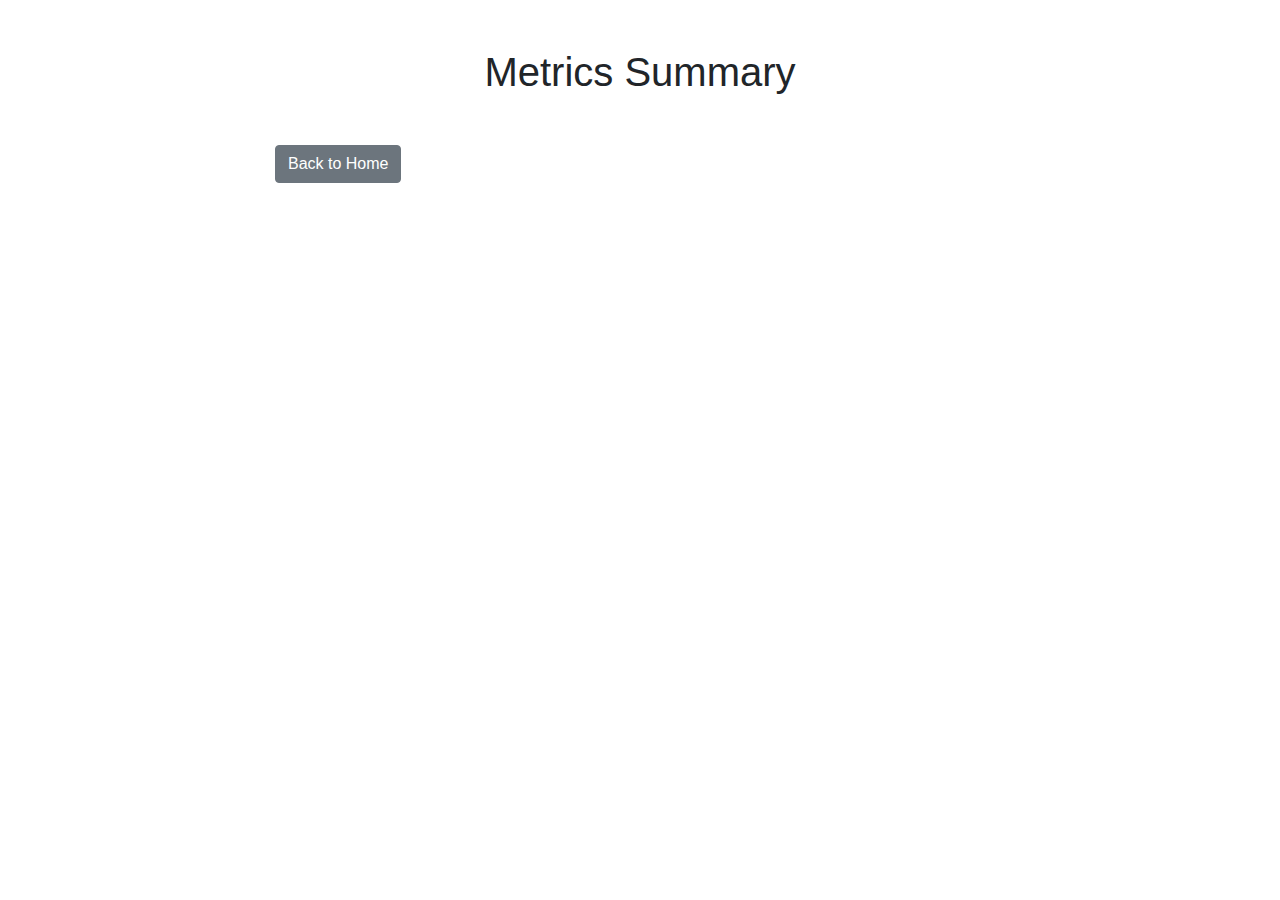
<file: 01_stock_search_flask/templates/metrics_summary.html>
<!DOCTYPE html>
<html lang="en">
<head>
    <meta charset="UTF-8">
    <meta name="viewport" content="width=device-width, initial-scale=1.0">
    <title>Metrics Summary</title>
    <!-- Add Bootstrap CSS -->
    <link rel="stylesheet" href="https://maxcdn.bootstrapcdn.com/bootstrap/4.0.0/css/bootstrap.min.css">
</head>
<body>

<div class="container mt-5">
    <h1 class="text-center">Metrics Summary</h1>
    
    <div class="row mt-4">
        <div class="col-md-8 offset-md-2">
            <div id="metricsSummary"></div>
        </div>
    </div>
    
    <div class="row mt-4">
        <div class="col-md-8 offset-md-2">
            <!-- Link back to the Home Page -->
            <a href="/" class="btn btn-secondary">Back to Home</a>
        </div>
    </div>
</div>

<!-- Add Bootstrap JS and jQuery -->
<script src="https://code.jquery.com/jquery-3.2.1.slim.min.js"></script>
<script src="https://cdn.jsdelivr.net/npm/@popperjs/core@2.11.6/dist/umd/popper.min.js"></script>
<script src="https://maxcdn.bootstrapcdn.com/bootstrap/4.0.0/js/bootstrap.min.js"></script>

<!-- Add your custom script -->
<!-- You can add additional scripts if needed for the Metrics Summary page -->

</body>
</html>
</file>
